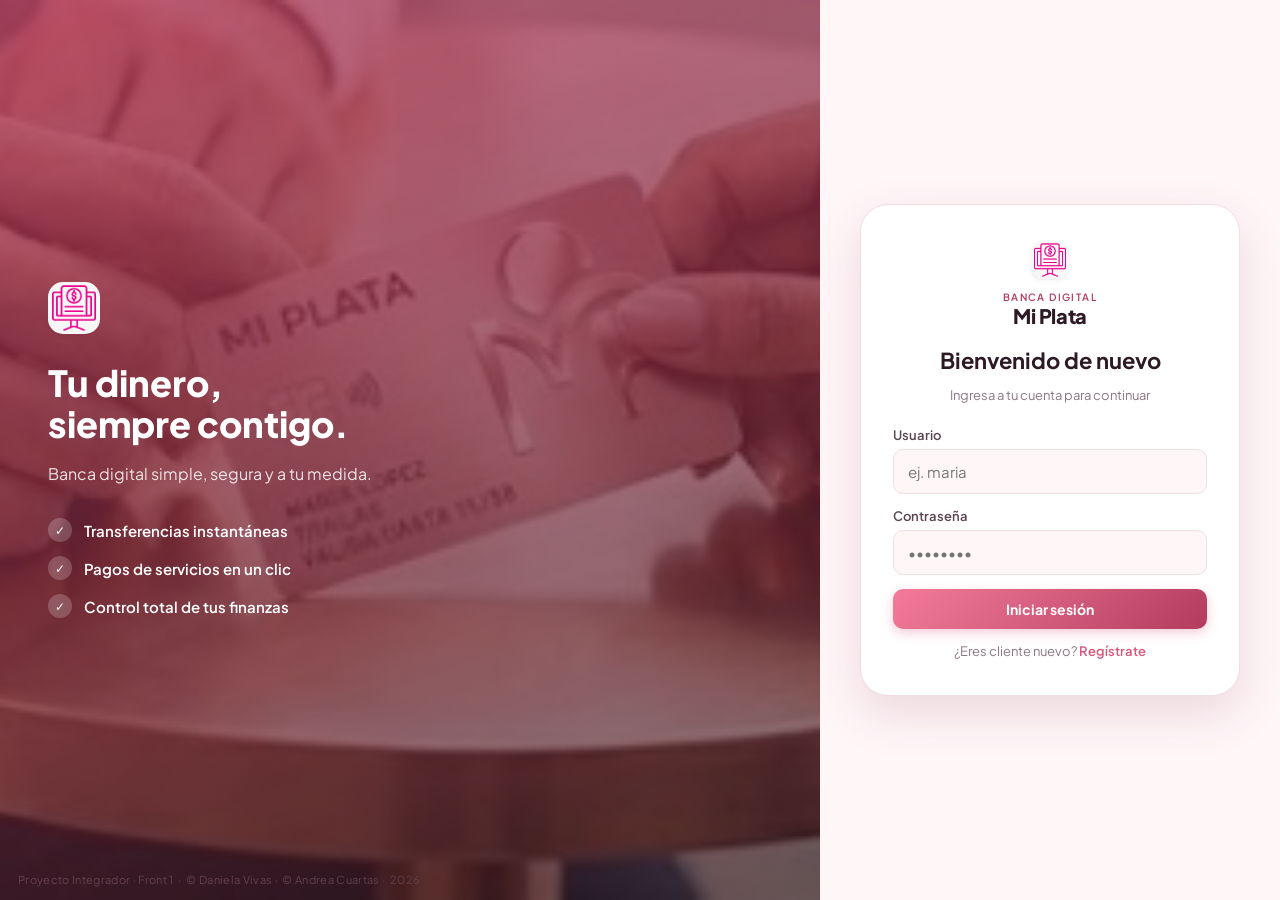
<file: index.html>
<!DOCTYPE html>
<html lang="es">
<head>
  <meta charset="UTF-8" />
  <meta name="viewport" content="width=device-width, initial-scale=1.0" />
  <title>Mi Plata · Panel del Cajero</title>
  <link rel="preconnect" href="https://fonts.googleapis.com" />
  <link rel="preconnect" href="https://fonts.gstatic.com" crossorigin />
  <link href="https://fonts.googleapis.com/css2?family=Plus+Jakarta+Sans:wght@400;500;600;700;800&display=swap" rel="stylesheet" />
  <link rel="icon" href="img/favicon.ico" type="image/x-icon" />
  <link rel="stylesheet" href="css/main.css" />
  <script>
    // Oculta el login ANTES del primer render si hay sesión activa en localStorage
    (function () {
      try {
        var d = JSON.parse(localStorage.getItem('miplata_v1') || 'null');
        if (d && d.usuarioActivo) document.documentElement.classList.add('sesion-activa');
      } catch (e) {}
    })();
  </script>
  <style>
    html.sesion-activa #login { display: none !important; }
  </style>
</head>
<body>

<!-- ============================================================
     LOGIN
     ============================================================ -->
<div id="login" class="login-screen">

  <!-- Panel promocional (solo desktop) -->
  <div class="login-promo">
    <div class="promo-slide" style="background-image:url('img/miplata_principio.jpg')"></div>
    <div class="promo-slide" style="background-image:url('img/miplata_marketing.jpg');animation-delay:-10s"></div>
    <div class="promo-slide" style="background-image:url('img/miplata_card.jpg');animation-delay:-5s"></div>
    <div class="promo-overlay"></div>
    <div class="promo-content">
      <div class="logo-mark" style="background:url('img/miplatalogo.jpeg') center/cover no-repeat, #fff;width:52px;height:52px;border-radius:15px;margin-bottom:28px"></div>
      <h2 class="promo-titulo">Tu dinero,<br>siempre contigo.</h2>
      <p class="promo-sub">Banca digital simple, segura y a tu medida.</p>
      <ul class="promo-lista">
        <li>Transferencias instantáneas</li>
        <li>Pagos de servicios en un clic</li>
        <li>Control total de tus finanzas</li>
      </ul>
    </div>
  </div>

  <!-- Formulario de login -->
  <div class="login-card-wrap">
    <div class="login-card" id="loginMainCard">
      <div class="logo">
        <div class="logo-mark" style="background:url('img/miplatalogo.jpeg') center/cover no-repeat, #fff;"></div>
        <div style="text-align:center">
          <small>Banca Digital</small>
          <div>Mi Plata</div>
        </div>
      </div>
      <h1>Bienvenido de nuevo</h1>
      <p class="sub">Ingresa a tu cuenta para continuar</p>

      <div id="intentos" class="intentos">⚠ Intento <span id="intentosNum">1</span> de 3</div>

      <form id="formLogin" autocomplete="off" novalidate>
        <div class="field">
          <label>Usuario</label>
          <input type="text" id="loginUser" placeholder="ej. maria" required />
        </div>
        <div class="field">
          <label>Contraseña</label>
          <input type="password" id="loginPass" placeholder="••••••••" required />
        </div>
        <button type="submit" class="btn btn-primary" style="width:100%;justify-content:center;">
          Iniciar sesión
        </button>
      </form>

      <div class="register-link">
        ¿Eres cliente nuevo? <button type="button" id="btnIrRegistro" class="link-btn">Regístrate</button>
      </div>
    </div>

    <!-- ── Tarjeta de registro (oculta por defecto) ── -->
    <div class="login-card hidden" id="registerCard">
      <div class="logo">
        <div class="logo-mark" style="background:url('img/miplatalogo.jpeg') center/cover no-repeat, #fff;"></div>
        <div style="text-align:center">
          <small>Banca Digital</small>
          <div>Mi Plata</div>
        </div>
      </div>
      <h1>Crear cuenta</h1>
      <p class="sub">Únete a Mi Plata en segundos</p>

      <form id="formRegistro" autocomplete="off" novalidate>
        <div class="field">
          <label>Nombre completo</label>
          <input type="text" id="regNombre" placeholder="ej. Ana García" required />
        </div>
        <div class="field">
          <label>Cédula de ciudadanía</label>
          <input type="text" id="regCedula" placeholder="ej. 12345678" required />
          <div class="field-hint">Con esta cédula podrán enviarte transferencias</div>
        </div>
        <div class="field-row">
          <div class="field">
            <label>Celular</label>
            <input type="tel" id="regCelular" placeholder="+57 300 000 0000" required />
          </div>
          <div class="field">
            <label>Usuario</label>
            <input type="text" id="regUsuario" placeholder="ej. ana.garcia" required />
          </div>
        </div>
        <div class="field-row">
          <div class="field">
            <label>Contraseña</label>
            <input type="password" id="regPass" placeholder="Mín. 4 caracteres" required />
          </div>
          <div class="field">
            <label>Confirmar</label>
            <input type="password" id="regPassConf" placeholder="Repetir clave" required />
          </div>
        </div>
        <button type="submit" class="btn btn-primary" style="width:100%;justify-content:center;">
          Crear cuenta
        </button>
      </form>

      <div class="register-link">
        ¿Ya tienes cuenta? <button type="button" id="btnIrLogin" class="link-btn">Inicia sesión</button>
      </div>
    </div>
  </div>


</div>

<!-- Marca de agua: rincón inferior izquierdo de la pantalla de login -->
<p id="loginWatermark" class="login-watermark">
  Proyecto Integrador · Front 1 &nbsp;·&nbsp; &copy; Daniela Vivas · &nbsp;&copy; Andrea Cuartas · &nbsp;2026
</p>

<!-- ============================================================
     APP SHELL
     ============================================================ -->
<div id="app" class="shell hidden">

  <!-- ── Sidebar ─────────────────────────────────────────────────────── -->
  <aside class="sidebar" id="sidebar">
    <div class="logo">
      <div class="logo-mark" style="background:url('img/miplatalogo.jpeg') center/cover no-repeat, #fff;"></div>
      <div>
        <small>Banca Digital</small>
        <div>Mi Plata</div>
      </div>
    </div>

    <div class="nav-section-title">Inicio</div>
    <button class="side-btn active" data-action="inicio">
      <svg viewBox="0 0 24 24" fill="none" stroke-width="2" stroke-linecap="round" stroke-linejoin="round"><path d="M3 9l9-7 9 7v11a2 2 0 0 1-2 2h-4a2 2 0 0 1-2-2v-5h-2v5a2 2 0 0 1-2 2H5a2 2 0 0 1-2-2z"/></svg>
      Dashboard
    </button>
    <button class="side-btn" data-action="perfil">
      <svg viewBox="0 0 24 24" fill="none" stroke-width="2" stroke-linecap="round" stroke-linejoin="round"><path d="M20 21v-2a4 4 0 0 0-4-4H8a4 4 0 0 0-4 4v2"/><circle cx="12" cy="7" r="4"/></svg>
      Mi perfil
    </button>

    <div class="nav-section-title">Transacciones</div>
    <button class="side-btn" data-action="consignar">
      <svg viewBox="0 0 24 24" fill="none" stroke-width="2" stroke-linecap="round" stroke-linejoin="round"><line x1="12" y1="5" x2="12" y2="19"/><line x1="5" y1="12" x2="19" y2="12"/></svg>
      Consignar
    </button>
    <button class="side-btn" data-action="retirar">
      <svg viewBox="0 0 24 24" fill="none" stroke-width="2" stroke-linecap="round" stroke-linejoin="round"><line x1="5" y1="12" x2="19" y2="12"/></svg>
      Retirar
    </button>
    <button class="side-btn" data-action="transferir">
      <svg viewBox="0 0 24 24" fill="none" stroke-width="2" stroke-linecap="round" stroke-linejoin="round"><polyline points="17 1 21 5 17 9"/><path d="M3 11V9a4 4 0 0 1 4-4h14"/><polyline points="7 23 3 19 7 15"/><path d="M21 13v2a4 4 0 0 1-4 4H3"/></svg>
      Transferir
    </button>
    <button class="side-btn" data-action="consultar">
      <svg viewBox="0 0 24 24" fill="none" stroke-width="2" stroke-linecap="round" stroke-linejoin="round"><circle cx="12" cy="12" r="10"/><path d="M12 6v6l4 2"/></svg>
      Consultar saldo
    </button>

    <div class="nav-section-title">Servicios</div>
    <button class="side-btn" data-action="servicios">
      <svg viewBox="0 0 24 24" fill="none" stroke-width="2" stroke-linecap="round" stroke-linejoin="round"><path d="M3 12h2l3-9 6 18 3-9h4"/></svg>
      Pagar servicios
    </button>
    <button class="side-btn" data-action="recargas">
      <svg viewBox="0 0 24 24" fill="none" stroke-width="2" stroke-linecap="round" stroke-linejoin="round"><rect x="5" y="2" width="14" height="20" rx="2"/><line x1="12" y1="18" x2="12.01" y2="18"/></svg>
      Recargas
    </button>
    <button class="side-btn" data-action="tienda">
      <svg viewBox="0 0 24 24" fill="none" stroke-width="2" stroke-linecap="round" stroke-linejoin="round"><rect x="2" y="5" width="20" height="14" rx="2"/><line x1="2" y1="10" x2="22" y2="10"/></svg>
      Comprar a cuotas
    </button>

    <div class="nav-section-title">Documentos</div>
    <button class="side-btn" data-action="movimientos">
      <svg viewBox="0 0 24 24" fill="none" stroke-width="2" stroke-linecap="round" stroke-linejoin="round"><line x1="8" y1="6" x2="21" y2="6"/><line x1="8" y1="12" x2="21" y2="12"/><line x1="8" y1="18" x2="21" y2="18"/><line x1="3" y1="6" x2="3.01" y2="6"/><line x1="3" y1="12" x2="3.01" y2="12"/><line x1="3" y1="18" x2="3.01" y2="18"/></svg>
      Movimientos
    </button>
    <button class="side-btn" data-action="extractos">
      <svg viewBox="0 0 24 24" fill="none" stroke-width="2" stroke-linecap="round" stroke-linejoin="round"><path d="M14 2H6a2 2 0 0 0-2 2v16a2 2 0 0 0 2 2h12a2 2 0 0 0 2-2V8z"/><polyline points="14 2 14 8 20 8"/><line x1="9" y1="13" x2="15" y2="13"/><line x1="9" y1="17" x2="15" y2="17"/></svg>
      Extractos
    </button>
    <button class="side-btn" data-action="certificados">
      <svg viewBox="0 0 24 24" fill="none" stroke-width="2" stroke-linecap="round" stroke-linejoin="round"><circle cx="12" cy="8" r="6"/><path d="M15.477 12.89L17 22l-5-3-5 3 1.523-9.11"/></svg>
      Certificados
    </button>

    <div class="sidebar-spacer"></div>

    <div class="side-user">
      <div class="avatar" id="avatarSide">M</div>
      <div class="side-user-info">
        <div class="nombre" id="userNombre">María López</div>
        <div class="doc" id="userDoc">CC 1234</div>
      </div>
    </div>
  </aside>

  <!-- ── Main ──────────────────────────────────────────────────────────── -->
  <main class="main">

    <!-- Top bar -->
    <div class="topbar">
      <button class="top-btn menu-toggle" id="btnMenu" title="Menú">
        <svg viewBox="0 0 24 24" fill="none" stroke-width="2" stroke-linecap="round" stroke-linejoin="round"><line x1="3" y1="6" x2="21" y2="6"/><line x1="3" y1="12" x2="21" y2="12"/><line x1="3" y1="18" x2="21" y2="18"/></svg>
      </button>
      <h1 id="pageTitle">Inicio<small id="pageSub">Resumen de tus cuentas</small></h1>

      <button class="top-btn" data-action="perfil" title="Perfil">
        <svg viewBox="0 0 24 24" fill="none" stroke-width="2" stroke-linecap="round" stroke-linejoin="round"><path d="M20 21v-2a4 4 0 0 0-4-4H8a4 4 0 0 0-4 4v2"/><circle cx="12" cy="7" r="4"/></svg>
      </button>

      <!-- Notificaciones -->
      <div class="dropdown" id="notifDropdown">
        <button class="top-btn" id="btnNotif" title="Notificaciones">
          <svg viewBox="0 0 24 24" fill="none" stroke-width="2" stroke-linecap="round" stroke-linejoin="round"><path d="M18 8A6 6 0 0 0 6 8c0 7-3 9-3 9h18s-3-2-3-9"/><path d="M13.73 21a2 2 0 0 1-3.46 0"/></svg>
          <div class="dot"></div>
        </button>
        <div class="dropdown-menu" style="min-width:300px">
          <div style="padding:8px 12px;font-weight:700;font-size:13px">Notificaciones</div>
          <div class="dropdown-divider"></div>
          <div class="notif-item">
            <div class="notif-title">Consignación recibida</div>
            <div class="notif-text">Recibiste $500.000 de Pago de nómina en Cuenta de Ahorros.</div>
            <div class="notif-time">Hace 2 días</div>
          </div>
          <div class="notif-item">
            <div class="notif-title">Pago de tarjeta próximo</div>
            <div class="notif-text">Recuerda pagar tu tarjeta antes del 25 del mes.</div>
            <div class="notif-time">Hace 5 días</div>
          </div>
          <div class="notif-item">
            <div class="notif-title">Tasa de interés actualizada</div>
            <div class="notif-text">Tu cuenta de ahorros ahora genera 1.5% mensual.</div>
            <div class="notif-time">Hace 1 semana</div>
          </div>
        </div>
      </div>

      <!-- Atajos rápidos -->
      <div class="dropdown" id="atajosDropdown">
        <button class="top-btn" id="btnAtajos" title="Atajos rápidos">
          <svg viewBox="0 0 24 24" fill="none" stroke-width="2" stroke-linecap="round" stroke-linejoin="round"><polyline points="13 2 3 14 12 14 11 22 21 10 12 10 13 2"/></svg>
        </button>
        <div class="dropdown-menu">
          <div style="padding:8px 12px;font-weight:700;font-size:13px">Atajos rápidos</div>
          <div class="dropdown-divider"></div>
          <button class="dropdown-item" data-action="consignar"><span class="icon">＋</span><span>Consignar a Ahorros</span></button>
          <button class="dropdown-item" data-action="transferir"><span class="icon">↻</span><span>Transferir entre cuentas</span></button>
          <button class="dropdown-item" data-action="servicios"><span class="icon">⚡</span><span>Pagar servicios</span></button>
          <div class="dropdown-divider"></div>
          <button class="dropdown-item" data-action="cambiarPass"><span class="icon">🔒</span><span>Cambiar contraseña</span></button>
          <button class="dropdown-item" id="btnLogout"><span class="icon">⏻</span><span>Cerrar sesión</span></button>
        </div>
      </div>
    </div><!-- /topbar -->

    <!-- ====================================================
         Vista: Dashboard
         ==================================================== -->
    <div id="viewDashboard" class="view">
      <div class="row-2">
        <!-- Tarjeta -->
        <div>
          <div class="saldo-card">
            <div class="card-top">
              <div class="saldo-tipo-tabs" id="cuentaTabs"></div>
              <div class="card-brand">
                <div class="b-name">Mi Plata</div>
                <div class="b-sub">Banca Digital</div>
              </div>
            </div>

            <div class="card-chip-row">
              <div class="card-chip"></div>
              <div class="card-wave">
                <svg viewBox="0 0 24 24" fill="none" stroke="currentColor" stroke-width="2" stroke-linecap="round">
                  <path d="M8.5 8.5a5 5 0 0 1 0 7"/>
                  <path d="M11.5 5.5a9 9 0 0 1 0 13"/>
                  <path d="M14.5 2.5a13 13 0 0 1 0 19"/>
                </svg>
              </div>
              <button class="toggle-eye" id="toggleEye" title="Mostrar/ocultar saldo" style="margin-left:auto">
                <svg viewBox="0 0 24 24" fill="none" stroke-width="2" stroke-linecap="round" stroke-linejoin="round" style="width:14px;height:14px;stroke:#fff">
                  <path d="M1 12s4-8 11-8 11 8 11 8-4 8-11 8-11-8-11-8z"/>
                  <circle cx="12" cy="12" r="3"/>
                </svg>
              </button>
            </div>

            <div class="saldo-label" id="saldoLabel">Saldo disponible</div>
            <div class="saldo-amount">
              <span class="currency">COP</span>
              <span id="saldoMonto">$0</span>
            </div>

            <div class="card-number" id="cardNumber">
              <span>••••</span><span>••••</span><span>••••</span><span>2210</span>
            </div>

            <div class="card-bottom">
              <div>
                <div class="card-meta-label">Titular</div>
                <div class="card-meta-val" id="cardTitular">María López</div>
              </div>
              <div>
                <div class="card-meta-label">Válida hasta</div>
                <div class="card-meta-val" id="cardExpira">12/28</div>
              </div>
              <div class="card-network" title="Mi Plata">
                <div class="card-network-dot"></div>
                <div class="card-network-dot"></div>
              </div>
            </div>
          </div>

          <div class="stats">
            <div class="stat">
              <div class="label">Ingresos del mes</div>
              <div class="val" id="statIngresos">$0</div>
              <div class="delta up">▲ Movimientos entrantes</div>
            </div>
            <div class="stat">
              <div class="label">Gastos del mes</div>
              <div class="val" id="statGastos">$0</div>
              <div class="delta down">▼ Salidas + transferencias</div>
            </div>
            <div class="stat">
              <div class="label">Movimientos</div>
              <div class="val" id="statCount">0</div>
              <div class="delta">Total registrados</div>
            </div>
          </div>
        </div>

        <!-- Movimientos recientes -->
        <div>
          <div class="panel">
            <div class="panel-titulo">
              <h3>Movimientos recientes</h3>
              <a id="verTodos">Ver todos →</a>
            </div>
            <div id="listaMovs"></div>
          </div>
        </div>
      </div>
    </div><!-- /viewDashboard -->

    <!-- ====================================================
         Vista: Perfil  (página completa)
         ==================================================== -->
    <div id="viewPerfil" class="view hidden">
      <button class="back-btn" data-action="inicio">
        <svg width="14" height="14" viewBox="0 0 24 24" fill="none" stroke="currentColor" stroke-width="2" stroke-linecap="round" stroke-linejoin="round"><line x1="19" y1="12" x2="5" y2="12"/><polyline points="12 19 5 12 12 5"/></svg>
        Volver al dashboard
      </button>

      <div class="perfil-page">
        <!-- Foto + identidad -->
        <div class="perfil-photo-card">
          <div class="perfil-photo-wrap" id="perfilPhotoWrap">
            <span id="perfilPhotoIniciales">M</span>
            <div class="overlay">Cambiar foto</div>
          </div>
          <input type="file" id="perfilPhotoInput" accept="image/*" hidden />
          <div class="perfil-name" id="perfilNombreCard">María López</div>
          <div class="perfil-doc" id="perfilDocCard">CC 1234</div>
          <div class="perfil-photo-actions">
            <button class="btn btn-ghost" id="btnSubirFoto">📷 Subir foto</button>
            <button class="btn btn-ghost" id="btnQuitarFoto">Quitar</button>
          </div>
        </div>

        <!-- Datos + cambio de clave -->
        <div>
          <div class="perfil-section">
            <h3>Datos personales</h3>
            <div class="desc">Actualiza la información de tu cuenta. Estos datos aparecen en tus comprobantes.</div>
            <div class="field-row">
              <div class="field"><label>Nombre completo</label><input id="pfNombre" /></div>
              <div class="field"><label>Identificación (CC)</label><input id="pfId" /></div>
            </div>
            <div class="field-row">
              <div class="field"><label>Celular</label><input id="pfCel" /></div>
              <div class="field"><label>Correo electrónico</label><input id="pfMail" type="email" placeholder="tu@correo.com" /></div>
            </div>
            <div class="field-row">
              <div class="field"><label>Usuario</label><input id="pfUser" /></div>
              <div class="field"><label>Dirección</label><input id="pfDir" placeholder="Calle 1 # 2-3" /></div>
            </div>
            <div style="display:flex;gap:10px;justify-content:flex-end;margin-top:8px">
              <button class="btn btn-ghost" id="btnRevertirPerfil">Cancelar cambios</button>
              <button class="btn btn-primary" id="btnGuardarPerfil">💾 Guardar cambios</button>
            </div>
          </div>

          <div class="perfil-section">
            <h3>Cambiar contraseña</h3>
            <div class="desc">Por seguridad, confirma tu clave actual antes de elegir una nueva.</div>
            <div class="field"><label>Clave actual</label><input type="password" id="pfPassActual" /></div>
            <div class="field-row">
              <div class="field"><label>Nueva clave</label><input type="password" id="pfPassNueva" /></div>
              <div class="field"><label>Confirmar nueva clave</label><input type="password" id="pfPassConfirma" /></div>
            </div>
            <div style="display:flex;gap:10px;justify-content:flex-end">
              <button class="btn btn-primary" id="btnCambiarPass">🔒 Actualizar contraseña</button>
            </div>
          </div>

          <div class="perfil-section">
            <h3>Mis productos</h3>
            <div class="desc">Activa productos financieros adicionales para tu cuenta.</div>
            <div id="listaProductos"></div>
          </div>
        </div>
      </div>
    </div><!-- /viewPerfil -->

    <!-- ====================================================
         Vista: Movimientos  (página completa)
         ==================================================== -->
    <div id="viewMovimientos" class="view hidden">
      <button class="back-btn" data-action="inicio">
        <svg width="14" height="14" viewBox="0 0 24 24" fill="none" stroke="currentColor" stroke-width="2" stroke-linecap="round" stroke-linejoin="round"><line x1="19" y1="12" x2="5" y2="12"/><polyline points="12 19 5 12 12 5"/></svg>
        Volver al dashboard
      </button>

      <div class="panel">
        <div class="panel-titulo">
          <h3>Historial de movimientos</h3>
          <span id="movPageCuenta" style="font-size:13px;color:var(--tinta-3)"></span>
        </div>

        <!-- Selector de cuenta -->
        <div class="extracto-tabs" id="movPageTabs"></div>

        <!-- Lista completa -->
        <div id="movPageLista"></div>

        <div style="margin-top:14px;padding-top:14px;border-top:1px solid var(--linea);
                    font-size:12px;color:var(--tinta-3);text-align:center;">
          💡 Toca cualquier movimiento para ver el comprobante
        </div>

        <div style="display:flex;justify-content:flex-end;margin-top:14px">
          <button class="btn btn-primary" data-action="extractos">Ver extractos →</button>
        </div>
      </div>
    </div><!-- /viewMovimientos -->

    <!-- ====================================================
         Vista: Extractos  (página completa)
         ==================================================== -->
    <div id="viewExtractos" class="view hidden">
      <button class="back-btn" data-action="inicio">
        <svg width="14" height="14" viewBox="0 0 24 24" fill="none" stroke="currentColor" stroke-width="2" stroke-linecap="round" stroke-linejoin="round"><line x1="19" y1="12" x2="5" y2="12"/><polyline points="12 19 5 12 12 5"/></svg>
        Volver al dashboard
      </button>

      <div class="panel">
        <div class="panel-titulo">
          <h3>Extractos</h3>
          <button class="btn btn-primary" id="btnDescExtractoPage" style="padding:8px 14px;font-size:13px">
            ⬇ Descargar extracto
          </button>
        </div>

        <!-- Filtros -->
        <div class="extracto-tabs" id="extractoTabsPage">
          <button class="extracto-tab active" data-f="todos">Todos</button>
          <button class="extracto-tab" data-f="consignacion">Consignaciones</button>
          <button class="extracto-tab" data-f="retiro">Retiros</button>
          <button class="extracto-tab" data-f="transferencia">Transferencias</button>
          <button class="extracto-tab" data-f="servicio">Servicios</button>
          <button class="extracto-tab" data-f="compra">Compras</button>
        </div>

        <!-- Lista filtrada -->
        <div id="extractoListaPage"></div>

        <div style="margin-top:14px;padding-top:14px;border-top:1px solid var(--linea);
                    font-size:12px;color:var(--tinta-3);text-align:center;">
          💡 Toca cualquier movimiento para ver el comprobante y descargarlo
        </div>
      </div>
    </div><!-- /viewExtractos -->

    <!-- ====================================================
         Vista: Certificados  (página completa)
         ==================================================== -->
    <div id="viewCertificados" class="view hidden">
      <button class="back-btn" data-action="inicio">
        <svg width="14" height="14" viewBox="0 0 24 24" fill="none" stroke="currentColor" stroke-width="2" stroke-linecap="round" stroke-linejoin="round"><line x1="19" y1="12" x2="5" y2="12"/><polyline points="12 19 5 12 12 5"/></svg>
        Volver al dashboard
      </button>
      <div id="certContenido"></div>
    </div><!-- /viewCertificados -->

    <!-- ====================================================
         Vista: Tienda — Comprar a cuotas
         ==================================================== -->
    <div id="viewTienda" class="view hidden">
      <button class="back-btn" data-action="inicio">
        <svg width="14" height="14" viewBox="0 0 24 24" fill="none" stroke="currentColor" stroke-width="2" stroke-linecap="round" stroke-linejoin="round"><line x1="19" y1="12" x2="5" y2="12"/><polyline points="12 19 5 12 12 5"/></svg>
        Volver al dashboard
      </button>
      <div id="tiendaContenido"></div>
    </div><!-- /viewTienda -->

  </main>
</div><!-- /app -->

<!-- Modal genérico -->
<div id="modal" class="modal-backdrop">
  <div class="modal" id="modalBox">
    <div class="modal-header">
      <div>
        <h2 id="modalTitulo">Título</h2>
        <p id="modalSub"></p>
      </div>
      <button class="modal-close" id="modalClose">
        <svg width="14" height="14" viewBox="0 0 24 24" fill="none" stroke="currentColor" stroke-width="2.5" stroke-linecap="round">
          <line x1="18" y1="6" x2="6" y2="18"/><line x1="6" y1="6" x2="18" y2="18"/>
        </svg>
      </button>
    </div>
    <div class="modal-body" id="modalBody"></div>
    <div class="modal-footer" id="modalFooter"></div>
  </div>
</div>

<!-- Recibo printable (oculto, solo para imprimir) -->
<div id="reciboPrintable" style="display:none"></div>

<!-- Toast container -->
<div id="toastWrap" class="toast-wrap"></div>

<!-- Módulo principal — usa ES6 modules (requiere servidor: Live Server / http) -->
<script type="module" src="js/app.js"></script>
</body>
</html>
</file>
<file: css/main.css>
/* ── Tokens: Rosado Pastel ─────────────────────────────────────────────── */
:root {
  --rosa-50:  #FFF6F8;
  --rosa-100: #FFEAF0;
  --rosa-200: #FFD6E0;
  --rosa-300: #FFBCCC;
  --rosa-400: #FF9FB5;
  --rosa-500: #F47C9A;
  --rosa-600: #D9577A;
  --rosa-700: #B33B5E;
  --rosa-800: #7A2640;

  --crema:    #FFFBF7;
  --tinta:    #2D1A24;
  --tinta-2:  #5A4451;
  --tinta-3:  #8C7884;
  --linea:    #F2DDE4;

  --verde:    #2BB07A;
  --verde-bg: #E6F7EF;
  --rojo:     #D94A5A;
  --rojo-bg:  #FCE4E7;
  --ambar:    #C98A14;
  --ambar-bg: #FFF3D6;
  --azul:     #4A6CD9;
  --azul-bg:  #E7ECFC;

  --sombra-sm: 0 1px 2px rgba(122,38,64,.06), 0 2px 6px rgba(122,38,64,.04);
  --sombra-md: 0 4px 14px rgba(122,38,64,.08), 0 12px 28px rgba(122,38,64,.06);
  --sombra-lg: 0 18px 48px rgba(122,38,64,.14);

  --r-sm: 10px;
  --r-md: 16px;
  --r-lg: 22px;
  --r-xl: 28px;
}

* { box-sizing: border-box; }
html, body { margin: 0; padding: 0; }
body {
  font-family: 'Plus Jakarta Sans', system-ui, -apple-system, sans-serif;
  background:
    radial-gradient(1200px 600px at 10% -10%, var(--rosa-200) 0%, transparent 60%),
    radial-gradient(900px 500px at 110% 10%, var(--rosa-100) 0%, transparent 55%),
    var(--rosa-50);
  color: var(--tinta);
  min-height: 100vh;
  -webkit-font-smoothing: antialiased;
}
button { font-family: inherit; cursor: pointer; }
input, select, textarea { font-family: inherit; }

/* ── Layout: sidebar + main ────────────────────────────────────────────── */
.shell {
  display: grid;
  grid-template-columns: 250px 1fr;
  min-height: 100vh;
}
@media (max-width: 880px) {
  .shell { grid-template-columns: 1fr; }
  .sidebar { display: none; }
  .sidebar.open { display: flex; position: fixed; inset: 0 30% 0 0; z-index: 90; box-shadow: var(--sombra-lg); }
}

/* ── Sidebar ────────────────────────────────────────────────────────────── */
.sidebar {
  background: #fff;
  border-right: 1px solid var(--linea);
  display: flex; flex-direction: column;
  padding: 22px 14px;
  position: sticky; top: 0; height: 100vh;
  overflow-y: auto;
}
.logo {
  display: flex; align-items: center; gap: 12px;
  font-weight: 800; font-size: 20px; letter-spacing: -.02em;
  color: var(--tinta);
  padding: 0 8px 22px;
  margin-bottom: 14px;
  border-bottom: 1px solid var(--linea);
}
.logo-mark {
  width: 38px; height: 38px; border-radius: 11px;
  background: linear-gradient(135deg, var(--rosa-400), var(--rosa-600));
  display: grid; place-items: center;
  color: #fff; font-weight: 800; font-size: 17px;
  box-shadow: var(--sombra-sm);
}
.logo small { color: var(--rosa-700); font-weight: 600; font-size: 10px; letter-spacing: .14em; text-transform: uppercase; display: block; }

.nav-section-title {
  font-size: 10px; font-weight: 700;
  color: var(--tinta-3); text-transform: uppercase; letter-spacing: .14em;
  padding: 14px 12px 6px;
}
.side-btn {
  display: flex; align-items: center; gap: 12px;
  width: 100%;
  background: transparent; border: 0;
  padding: 11px 12px;
  border-radius: var(--r-sm);
  font-size: 14px; font-weight: 600;
  color: var(--tinta-2);
  transition: all .14s ease;
  cursor: pointer;
  text-align: left;
  margin-bottom: 2px;
}
.side-btn:hover { background: var(--rosa-50); color: var(--rosa-700); }
.side-btn:active { transform: scale(.98); }
.side-btn.active {
  background: linear-gradient(135deg, var(--rosa-100), var(--rosa-200));
  color: var(--rosa-700);
}
.side-btn svg { width: 18px; height: 18px; stroke: currentColor; flex-shrink: 0; }
.side-btn .badge {
  margin-left: auto;
  background: var(--rosa-500); color: #fff;
  font-size: 10px; font-weight: 700;
  padding: 2px 7px; border-radius: 999px;
}

.sidebar-spacer { flex: 1; }
.side-user {
  border-top: 1px solid var(--linea);
  padding-top: 12px; margin-top: 8px;
  display: flex; align-items: center; gap: 10px;
  padding-left: 8px;
}
.avatar {
  width: 38px; height: 38px; border-radius: 999px;
  background: linear-gradient(135deg, var(--rosa-300), var(--rosa-500));
  color: #fff; display: grid; place-items: center;
  font-weight: 700; font-size: 14px; flex-shrink: 0;
  overflow: hidden;
}
.side-user-info { flex: 1; min-width: 0; }
.side-user-info .nombre { font-size: 13px; font-weight: 700; }
.side-user-info .doc { font-size: 11px; color: var(--tinta-3); }

/* ── Main ───────────────────────────────────────────────────────────────── */
.main {
  padding: 22px 28px 60px;
  max-width: 1200px;
  width: 100%;
  overflow-x: hidden;
}
@media (max-width: 600px) { .main { padding: 16px 16px 60px; } }

/* Top bar */
.topbar {
  display: flex; align-items: center; gap: 10px;
  margin-bottom: 22px;
}
.topbar h1 {
  margin: 0; font-size: 22px; font-weight: 800;
  letter-spacing: -.02em;
  flex: 1;
}
.topbar h1 small { display: block; font-size: 12px; color: var(--tinta-3); font-weight: 500; margin-top: 2px; }
.top-btn {
  background: #fff;
  border: 1px solid var(--linea);
  width: 40px; height: 40px;
  border-radius: 12px;
  display: grid; place-items: center;
  box-shadow: var(--sombra-sm);
  transition: all .14s ease;
  color: var(--tinta-2);
  position: relative;
}
.top-btn:hover { background: var(--rosa-50); border-color: var(--rosa-300); color: var(--rosa-700); }
.top-btn svg { width: 17px; height: 17px; stroke: currentColor; }
.top-btn .dot {
  position: absolute; top: 8px; right: 8px;
  width: 8px; height: 8px; border-radius: 999px;
  background: var(--rosa-500); border: 2px solid #fff;
}

.menu-toggle { display: none; }
@media (max-width: 880px) { .menu-toggle { display: grid; } }

/* ── Tarjeta de saldo ───────────────────────────────────────────────────── */
.saldo-card {
  background:
    radial-gradient(120% 80% at 100% 0%, rgba(255,255,255,.22) 0%, transparent 55%),
    radial-gradient(80% 60% at 0% 100%, rgba(0,0,0,.18) 0%, transparent 55%),
    linear-gradient(135deg, var(--rosa-400) 0%, var(--rosa-600) 50%, var(--rosa-800) 100%);
  color: #fff;
  border-radius: 20px;
  padding: 22px 24px;
  position: relative;
  overflow: hidden;
  box-shadow: var(--sombra-lg), inset 0 1px 0 rgba(255,255,255,.35), inset 0 -1px 0 rgba(0,0,0,.12);
  aspect-ratio: 1.586 / 1;
  max-width: 520px;
  display: flex; flex-direction: column;
}
.saldo-card::before {
  content: '';
  position: absolute; right: -30%; top: -40%;
  width: 110%; height: 130%;
  background: radial-gradient(circle, rgba(255,255,255,.14), transparent 60%);
  pointer-events: none;
}
.saldo-card::after {
  content: '';
  position: absolute; inset: 0;
  background: linear-gradient(115deg, transparent 40%, rgba(255,255,255,.08) 50%, transparent 60%);
  pointer-events: none;
}
.card-top {
  display: flex; align-items: flex-start; justify-content: space-between;
  gap: 12px; position: relative; z-index: 3;
}
.card-brand { text-align: right; font-weight: 800; line-height: 1; }
.card-brand .b-name { font-size: 16px; }
.card-brand .b-sub { font-size: 8px; opacity: .8; letter-spacing: .2em; text-transform: uppercase; margin-top: 4px; font-weight: 600; }
.card-chip-row {
  display: flex; align-items: center; gap: 14px;
  margin: 16px 0 4px; position: relative; z-index: 3;
}
.card-chip {
  width: 40px; height: 32px; border-radius: 6px;
  background: linear-gradient(135deg, #f5d28b 0%, #c9a24a 50%, #f5d28b 100%);
  position: relative;
  box-shadow: inset 0 0 0 1px rgba(0,0,0,.15);
}
.card-chip::before {
  content: ''; position: absolute; left: 8px; right: 8px; top: 9px;
  height: 1px; background: rgba(0,0,0,.25);
  box-shadow: 0 5px 0 rgba(0,0,0,.25), 0 10px 0 rgba(0,0,0,.25);
}
.card-wave { width: 20px; height: 20px; color: rgba(255,255,255,.85); }
.saldo-tipo-tabs {
  display: flex; gap: 4px;
  background: rgba(255,255,255,.18);
  padding: 3px; border-radius: 999px;
  width: fit-content;
  backdrop-filter: blur(8px);
  position: relative; z-index: 3;
}
.saldo-tab {
  background: transparent; border: 0; color: rgba(255,255,255,.85);
  padding: 5px 10px; border-radius: 999px;
  font-size: 11px; font-weight: 600;
  transition: all .2s ease;
}
.saldo-tab.active { background: #fff; color: var(--rosa-700); box-shadow: 0 4px 10px rgba(0,0,0,.08); }
.saldo-label { font-size: 10px; opacity: .85; margin: 0 0 3px; position: relative; z-index: 3; letter-spacing: .12em; text-transform: uppercase; font-weight: 600; }
.saldo-amount {
  font-size: 28px; font-weight: 800; letter-spacing: -.02em;
  position: relative; z-index: 3;
  display: flex; align-items: baseline; gap: 8px;
  margin-bottom: 4px;
}
.saldo-amount .currency { font-size: 13px; opacity: .8; font-weight: 600; }
.card-number {
  font-family: 'Plus Jakarta Sans', monospace;
  font-size: 18px; letter-spacing: .14em;
  font-weight: 700;
  margin-top: auto;
  text-shadow: 0 1px 1px rgba(0,0,0,.18);
  position: relative; z-index: 3;
  display: flex; gap: 10px;
}
.card-bottom {
  display: flex; justify-content: space-between; align-items: flex-end;
  margin-top: 10px; gap: 14px;
  position: relative; z-index: 3;
}
.card-meta-label { font-size: 8px; opacity: .75; letter-spacing: .18em; text-transform: uppercase; font-weight: 600; margin-bottom: 2px; }
.card-meta-val { font-size: 12px; font-weight: 700; letter-spacing: .04em; text-transform: uppercase; }
.card-network { display: flex; align-items: center; }
.card-network-dot {
  width: 22px; height: 22px; border-radius: 999px;
  background: rgba(255,255,255,.85);
  margin-left: -8px; box-shadow: 0 1px 3px rgba(0,0,0,.15);
}
.card-network-dot:first-child { margin-left: 0; background: rgba(255,255,255,.6); }
.toggle-eye {
  background: rgba(255,255,255,.2); border: 0; width: 28px; height: 28px;
  border-radius: 999px; color: #fff;
  display: grid; place-items: center;
  transition: all .15s ease; flex-shrink: 0;
}
.toggle-eye:hover { background: rgba(255,255,255,.32); }

/* ── Layout columnas ────────────────────────────────────────────────────── */
.row-2 {
  display: grid;
  grid-template-columns: minmax(0, 1.05fr) minmax(0, 1fr);
  gap: 22px;
  align-items: start;
}
@media (max-width: 880px) { .row-2 { grid-template-columns: 1fr; } }

/* ── Stats ──────────────────────────────────────────────────────────────── */
.stats {
  display: grid;
  grid-template-columns: repeat(3, 1fr);
  gap: 12px;
  margin-top: 18px;
}
@media (max-width: 600px) { .stats { grid-template-columns: 1fr 1fr; } }
.stat {
  background: #fff; border: 1px solid var(--linea);
  border-radius: var(--r-md); padding: 14px;
  box-shadow: var(--sombra-sm);
}
.stat .label { font-size: 11px; color: var(--tinta-3); font-weight: 600; text-transform: uppercase; letter-spacing: .08em; }
.stat .val { font-size: 20px; font-weight: 800; margin-top: 4px; letter-spacing: -.01em; }
.stat .delta { font-size: 11px; font-weight: 600; margin-top: 2px; }
.stat .delta.up { color: var(--verde); }
.stat .delta.down { color: var(--rojo); }

/* ── Panel ──────────────────────────────────────────────────────────────── */
.panel {
  background: #fff;
  border: 1px solid var(--linea);
  border-radius: var(--r-lg);
  padding: 20px;
  box-shadow: var(--sombra-sm);
}
.panel-titulo {
  display: flex; align-items: center; justify-content: space-between;
  margin-bottom: 14px; gap: 8px;
}
.panel-titulo h3 { margin: 0; font-size: 15px; font-weight: 700; }
.panel-titulo a { color: var(--rosa-700); font-size: 12px; font-weight: 600; text-decoration: none; cursor: pointer; }
.panel-titulo a:hover { text-decoration: underline; }

/* ── Movimientos ────────────────────────────────────────────────────────── */
.movimiento {
  display: flex; align-items: center; gap: 12px;
  padding: 11px 0; border-bottom: 1px solid var(--linea);
  cursor: pointer;
  transition: background .12s ease;
  margin: 0 -8px; padding-left: 8px; padding-right: 8px;
  border-radius: 8px;
}
.movimiento:hover { background: var(--rosa-50); }
.movimiento:last-child { border-bottom: 0; }
.mov-icon {
  width: 36px; height: 36px; border-radius: 10px;
  display: grid; place-items: center; flex-shrink: 0;
}
.mov-icon.consig   { background: var(--verde-bg);  color: var(--verde); }
.mov-icon.retiro   { background: var(--rojo-bg);   color: var(--rojo); }
.mov-icon.transf   { background: var(--rosa-100);  color: var(--rosa-700); }
.mov-icon.servicio { background: var(--azul-bg);   color: var(--azul); }
.mov-icon.recarga  { background: var(--ambar-bg);  color: var(--ambar); }
.mov-icon.compra   { background: var(--rosa-100);  color: var(--rosa-700); }
.mov-icon svg { width: 16px; height: 16px; stroke: currentColor; }
.mov-info { flex: 1; min-width: 0; }
.mov-tipo { font-weight: 600; font-size: 14px; }
.mov-fecha { font-size: 11px; color: var(--tinta-3); margin-top: 1px; }
.mov-valor { font-weight: 700; font-size: 14px; white-space: nowrap; }
.mov-valor.in  { color: var(--verde); }
.mov-valor.out { color: var(--rojo); }
.mov-empty { text-align: center; color: var(--tinta-3); padding: 30px 0; font-size: 13px; }

/* ── Modal ──────────────────────────────────────────────────────────────── */
.modal-backdrop {
  position: fixed; inset: 0;
  background: rgba(45,26,36,.35);
  backdrop-filter: blur(6px);
  display: none; align-items: center; justify-content: center;
  z-index: 100; padding: 20px;
  animation: fade .2s ease;
}
.modal-backdrop.show { display: flex; }
@keyframes fade { from { opacity: 0; } to { opacity: 1; } }
@keyframes pop  { from { transform: scale(.96) translateY(8px); opacity: 0; } to { transform: scale(1) translateY(0); opacity: 1; } }
.modal {
  background: #fff;
  border-radius: var(--r-xl);
  width: 100%; max-width: 480px;
  box-shadow: var(--sombra-lg);
  animation: pop .25s cubic-bezier(.2,.9,.3,1.2);
  max-height: 90vh; overflow-y: auto;
}
.modal.wide { max-width: 640px; }
.modal-header {
  padding: 22px 24px 8px;
  display: flex; align-items: flex-start; justify-content: space-between; gap: 12px;
}
.modal-header h2 { margin: 0; font-size: 19px; font-weight: 700; letter-spacing: -.01em; }
.modal-header p  { margin: 4px 0 0; color: var(--tinta-3); font-size: 13px; }
.modal-close {
  background: var(--rosa-50); border: 0; width: 32px; height: 32px;
  border-radius: 999px;
  display: grid; place-items: center; flex-shrink: 0;
}
.modal-close:hover { background: var(--rosa-200); }
.modal-body   { padding: 18px 24px 24px; }
.modal-footer { padding: 0 24px 24px; display: flex; gap: 10px; justify-content: flex-end; flex-wrap: wrap; }

/* ── Formularios ────────────────────────────────────────────────────────── */
.field { margin-bottom: 14px; }
.field label {
  display: block; font-size: 13px; font-weight: 600;
  color: var(--tinta-2); margin-bottom: 6px;
}
.field input, .field select, .field textarea {
  width: 100%;
  background: var(--rosa-50);
  border: 1.5px solid var(--linea);
  padding: 12px 14px;
  border-radius: var(--r-sm);
  font-size: 15px; color: var(--tinta);
  transition: all .15s ease;
}
.field input:focus, .field select:focus, .field textarea:focus {
  outline: 0;
  border-color: var(--rosa-400);
  background: #fff;
  box-shadow: 0 0 0 4px var(--rosa-100);
}
.field-hint { font-size: 11px; color: var(--tinta-3); margin-top: 4px; }
.field-row  { display: grid; grid-template-columns: 1fr 1fr; gap: 12px; }

/* ── Botones ─────────────────────────────────────────────────────────────── */
.btn {
  border: 0; padding: 11px 18px;
  border-radius: var(--r-sm);
  font-weight: 700; font-size: 14px;
  transition: all .15s ease;
  display: inline-flex; align-items: center; gap: 8px;
}
.btn svg { width: 14px; height: 14px; stroke: currentColor; }
.btn-primary {
  background: linear-gradient(135deg, var(--rosa-500), var(--rosa-700));
  color: #fff;
  box-shadow: 0 4px 12px rgba(217,87,122,.3);
}
.btn-primary:hover { transform: translateY(-1px); box-shadow: 0 6px 16px rgba(217,87,122,.4); }
.btn-ghost   { background: var(--rosa-50);  color: var(--tinta-2); }
.btn-ghost:hover { background: var(--rosa-100); }
.btn-danger  { background: var(--rojo-bg); color: var(--rojo); }
.btn-danger:hover { background: var(--rojo); color: #fff; }

/* ── Toast ───────────────────────────────────────────────────────────────── */
.toast-wrap {
  position: fixed; top: 20px; right: 20px; z-index: 200;
  display: flex; flex-direction: column; gap: 10px;
}
.toast {
  background: #fff; border: 1px solid var(--linea);
  padding: 14px 18px; border-radius: var(--r-md);
  box-shadow: var(--sombra-md);
  display: flex; align-items: center; gap: 12px;
  min-width: 280px; max-width: 380px;
  animation: slideIn .3s cubic-bezier(.2,.9,.3,1.2);
  border-left: 4px solid var(--rosa-500);
}
.toast.success { border-left-color: var(--verde); }
.toast.error   { border-left-color: var(--rojo); }
.toast.warn    { border-left-color: var(--ambar); }
.toast-icon {
  width: 32px; height: 32px; border-radius: 999px;
  display: grid; place-items: center; flex-shrink: 0;
}
.toast.success .toast-icon { background: var(--verde-bg); color: var(--verde); }
.toast.error   .toast-icon { background: var(--rojo-bg);  color: var(--rojo); }
.toast.warn    .toast-icon { background: var(--ambar-bg); color: var(--ambar); }
.toast-icon svg { width: 16px; height: 16px; stroke: currentColor; }
.toast-text  { flex: 1; }
.toast-title { font-weight: 700; font-size: 14px; }
.toast-msg   { font-size: 12px; color: var(--tinta-3); margin-top: 2px; }
@keyframes slideIn  { from { transform: translateX(20px); opacity: 0; } to { transform: translateX(0); opacity: 1; } }
.toast.out { animation: slideOut .25s ease forwards; }
@keyframes slideOut { to { transform: translateX(20px); opacity: 0; } }

/* ── Login ───────────────────────────────────────────────────────────────── */
.login-screen {
  min-height: 100vh; display: flex;
  align-items: center; justify-content: center; padding: 24px;
}
.login-promo   { display: none; }
.login-card-wrap { width: 100%; max-width: 420px; }
.login-card {
  background: #fff; border-radius: var(--r-xl);
  padding: 36px 32px; width: 100%;
  box-shadow: var(--sombra-lg); border: 1px solid var(--linea);
}
.login-card .logo { margin: 0 auto 18px; justify-content: center; flex-direction: column; align-items: center; padding: 0; border: 0; }

/* Desktop: panel izquierdo promocional */
@media (min-width: 820px) {
  .login-screen    { padding: 0; align-items: stretch; }
  .login-promo     { display: block; flex: 1; position: relative; overflow: hidden; }
  .login-card-wrap {
    flex: 0 0 460px; max-width: 460px;
    display: flex; align-items: center; justify-content: center;
    padding: 48px 40px; background: var(--rosa-50);
  }
}

/* Slideshow de imágenes */
.promo-slide {
  position: absolute; inset: 0;
  background-size: cover; background-position: center;
  animation: promoFade 15s infinite;
}
@keyframes promoFade {
  0%, 28%    { opacity: 1; }
  33%, 95%   { opacity: 0; }
  100%       { opacity: 1; }
}
.promo-overlay {
  position: absolute; inset: 0; z-index: 1;
  background: linear-gradient(160deg, rgba(179,59,94,.78) 0%, rgba(45,26,36,.62) 100%);
}
.promo-content {
  position: relative; z-index: 2; color: #fff;
  padding: 52px 48px; height: 100%;
  display: flex; flex-direction: column; justify-content: center;
}
.promo-titulo { font-size: 36px; font-weight: 800; line-height: 1.15; margin: 0 0 16px; }
.promo-sub    { font-size: 16px; opacity: .85; margin: 0 0 32px; line-height: 1.6; }
.promo-lista  { list-style: none; padding: 0; margin: 0; display: flex; flex-direction: column; gap: 14px; }
.promo-lista li {
  font-size: 15px; font-weight: 600;
  display: flex; align-items: center; gap: 12px;
}
.promo-lista li::before {
  content: '✓'; flex-shrink: 0;
  width: 24px; height: 24px; border-radius: 50%;
  background: rgba(255,255,255,.2);
  display: grid; place-items: center; font-size: 12px;
}
.login-card h1 { margin: 0 0 4px; font-size: 22px; text-align: center; }
.login-card .sub { color: var(--tinta-3); font-size: 13px; text-align: center; margin-bottom: 24px; }
.intentos {
  background: var(--ambar-bg); color: var(--ambar);
  padding: 8px 12px; border-radius: var(--r-sm);
  font-size: 12px; font-weight: 600;
  text-align: center; margin-bottom: 14px; display: none;
}
.intentos.show { display: block; }
.login-hint {
  margin-top: 14px; padding-top: 14px; border-top: 1px solid var(--linea);
  text-align: center; font-size: 12px; color: var(--tinta-3);
}
.login-hint code { background: var(--rosa-100); color: var(--rosa-700); padding: 2px 6px; border-radius: 4px; font-size: 11px; }
.register-link {
  margin-top: 14px; text-align: center; font-size: 13px; color: var(--tinta-3);
}
.link-btn {
  background: none; border: none; color: var(--rosa-600);
  font-size: 13px; font-weight: 600; cursor: pointer; padding: 0;
}
.link-btn:hover { text-decoration: underline; }
/* ── Productos del perfil ────────────────────────────────────────────────── */
.producto-item {
  display: flex; align-items: center; justify-content: space-between;
  padding: 14px 16px; border-radius: var(--r-md);
  border: 1px solid var(--linea); margin-bottom: 10px;
  background: var(--rosa-50);
}
.producto-nombre { font-weight: 600; font-size: 14px; color: var(--tinta-1); }
.producto-sub    { font-size: 12px; color: var(--tinta-3); margin-top: 3px; }

.login-watermark {
  position: fixed; bottom: 14px; left: 18px;
  font-size: 11px; color: var(--tinta-3); letter-spacing: .03em;
  pointer-events: none; margin: 0;
  transition: left .3s, transform .3s;
}
body:has(#app:not(.hidden)) .login-watermark {
  left: 50%; transform: translateX(-50%);
}

.hidden { display: none !important; }

/* ── Grid de servicios ──────────────────────────────────────────────────── */
.servicios-grid {
  display: grid;
  grid-template-columns: repeat(3, 1fr);
  gap: 10px;
  margin-bottom: 14px;
}
@media (max-width: 480px) { .servicios-grid { grid-template-columns: repeat(2, 1fr); } }
.servicio-btn {
  background: var(--rosa-50); border: 1.5px solid transparent;
  border-radius: var(--r-md);
  padding: 14px 10px;
  text-align: center;
  transition: all .14s ease;
}
.servicio-btn:hover { border-color: var(--rosa-300); background: #fff; }
.servicio-btn.selected { border-color: var(--rosa-500); background: #fff; box-shadow: 0 0 0 3px var(--rosa-100); }
.servicio-emoji { font-size: 22px; margin-bottom: 4px; }
.servicio-nombre { font-size: 11px; font-weight: 700; color: var(--tinta-2); }

/* ── Selector de cuotas ─────────────────────────────────────────────────── */
.cuotas-grid { display: grid; grid-template-columns: repeat(6, 1fr); gap: 6px; }
.cuota-btn {
  background: var(--rosa-50); border: 1.5px solid transparent;
  border-radius: var(--r-sm);
  padding: 10px 4px;
  font-weight: 700; font-size: 14px;
  color: var(--tinta);
  transition: all .14s ease;
}
.cuota-btn:hover { border-color: var(--rosa-300); }
.cuota-btn.selected { border-color: var(--rosa-500); background: #fff; box-shadow: 0 0 0 3px var(--rosa-100); color: var(--rosa-700); }

.info-box {
  background: var(--rosa-50);
  border-left: 3px solid var(--rosa-400);
  padding: 12px 14px;
  border-radius: 8px;
  font-size: 13px;
  color: var(--tinta-2);
  line-height: 1.5;
}
.info-box.warn { background: var(--ambar-bg); color: var(--ambar); border-color: var(--ambar); }

/* ── Recibo / extracto ──────────────────────────────────────────────────── */
.recibo {
  background: #fff;
  border: 2px dashed var(--rosa-300);
  border-radius: var(--r-md);
  padding: 22px;
  font-family: 'Plus Jakarta Sans', monospace;
}
.recibo-header {
  text-align: center;
  padding-bottom: 14px;
  border-bottom: 1px dashed var(--linea);
  margin-bottom: 14px;
}
.recibo-header .marca {
  font-weight: 800; font-size: 18px;
  background: linear-gradient(135deg, var(--rosa-500), var(--rosa-700));
  -webkit-background-clip: text; background-clip: text; color: transparent;
  letter-spacing: -.01em;
}
.recibo-header .sub { font-size: 10px; color: var(--tinta-3); letter-spacing: .14em; text-transform: uppercase; margin-top: 2px; }
.recibo-tipo {
  text-align: center; margin: 12px 0;
  font-size: 13px; font-weight: 700;
  color: var(--rosa-700); text-transform: uppercase;
  letter-spacing: .12em;
}
.recibo-monto {
  text-align: center;
  font-size: 32px; font-weight: 800;
  letter-spacing: -.02em;
  margin: 10px 0 4px;
}
.recibo-monto.out { color: var(--rojo); }
.recibo-monto.in  { color: var(--verde); }
.recibo-fecha {
  text-align: center;
  font-size: 12px; color: var(--tinta-3);
  margin-bottom: 14px;
}
.recibo-divider { border-top: 1px dashed var(--linea); margin: 14px 0; }
.recibo-row {
  display: flex; justify-content: space-between; gap: 12px;
  font-size: 13px;
  padding: 6px 0;
}
.recibo-row .k { color: var(--tinta-3); font-weight: 500; }
.recibo-row .v { color: var(--tinta); font-weight: 700; text-align: right; }
.recibo-foot {
  text-align: center;
  margin-top: 18px; padding-top: 14px;
  border-top: 1px dashed var(--linea);
  font-size: 10px; color: var(--tinta-3);
  letter-spacing: .08em; text-transform: uppercase;
}
.recibo-status {
  display: inline-flex; align-items: center; gap: 6px;
  background: var(--verde-bg); color: var(--verde);
  padding: 4px 12px; border-radius: 999px;
  font-size: 11px; font-weight: 700;
  text-transform: uppercase; letter-spacing: .08em;
  margin: 0 auto;
}

/* ── Extractos: filtros ─────────────────────────────────────────────────── */
.extracto-tabs {
  display: flex; gap: 4px; padding: 4px;
  background: var(--rosa-50); border-radius: var(--r-sm);
  margin-bottom: 14px;
  overflow-x: auto;
}
.extracto-tab {
  background: transparent; border: 0;
  padding: 8px 14px; border-radius: 8px;
  font-size: 12px; font-weight: 600;
  color: var(--tinta-2);
  white-space: nowrap;
}
.extracto-tab.active { background: #fff; color: var(--rosa-700); box-shadow: var(--sombra-sm); }

/* ── Dropdown de notificaciones ─────────────────────────────────────────── */
.dropdown { position: relative; }
.dropdown-menu {
  position: absolute; right: 0; top: calc(100% + 6px);
  background: #fff;
  border: 1px solid var(--linea);
  border-radius: var(--r-md);
  box-shadow: var(--sombra-md);
  min-width: 280px;
  padding: 6px;
  display: none;
  z-index: 50;
  animation: pop .18s cubic-bezier(.2,.9,.3,1.2);
}
.dropdown.open .dropdown-menu { display: block; }
.dropdown-item {
  display: flex; align-items: center; gap: 10px;
  width: 100%; padding: 10px 12px;
  background: transparent; border: 0; border-radius: var(--r-sm);
  font-size: 13px; font-weight: 600;
  color: var(--tinta-2); text-align: left;
}
.dropdown-item:hover { background: var(--rosa-50); color: var(--rosa-700); }
.dropdown-item .icon {
  width: 28px; height: 28px; border-radius: 8px;
  background: var(--rosa-100); color: var(--rosa-700);
  display: grid; place-items: center; flex-shrink: 0;
  font-size: 14px;
}
.dropdown-divider { height: 1px; background: var(--linea); margin: 4px 6px; }
.notif-item { padding: 12px; border-radius: var(--r-sm); cursor: pointer; transition: background .12s ease; }
.notif-item:hover { background: var(--rosa-50); }
.notif-title { font-weight: 700; font-size: 13px; }
.notif-text  { font-size: 12px; color: var(--tinta-3); margin-top: 2px; line-height: 1.4; }
.notif-time  { font-size: 10px; color: var(--tinta-3); margin-top: 4px; text-transform: uppercase; letter-spacing: .08em; }

/* ── Vistas (router) ────────────────────────────────────────────────────── */
.view { animation: fade .25s ease; }

/* ── Página de Perfil ───────────────────────────────────────────────────── */
.perfil-page { display: grid; grid-template-columns: 320px 1fr; gap: 22px; align-items: start; }
@media (max-width: 880px) { .perfil-page { grid-template-columns: 1fr; } }

.perfil-photo-card {
  background: #fff; border: 1px solid var(--linea);
  border-radius: var(--r-lg); padding: 24px;
  box-shadow: var(--sombra-sm);
  text-align: center;
}
.perfil-photo-wrap {
  width: 140px; height: 140px;
  border-radius: 999px;
  margin: 0 auto 16px;
  background: linear-gradient(135deg, var(--rosa-300), var(--rosa-600));
  display: grid; place-items: center;
  color: #fff; font-weight: 800; font-size: 48px;
  box-shadow: var(--sombra-md);
  position: relative; overflow: hidden;
  cursor: pointer;
  transition: transform .2s ease;
}
.perfil-photo-wrap:hover { transform: scale(1.03); }
.perfil-photo-wrap img { width: 100%; height: 100%; object-fit: cover; }
.perfil-photo-wrap .overlay {
  position: absolute; inset: 0;
  background: rgba(45,26,36,.6);
  color: #fff; font-size: 11px; font-weight: 700;
  display: grid; place-items: center;
  opacity: 0; transition: opacity .2s ease;
  text-transform: uppercase; letter-spacing: .12em;
}
.perfil-photo-wrap:hover .overlay { opacity: 1; }
.perfil-name { font-weight: 800; font-size: 18px; margin: 6px 0 2px; }
.perfil-doc  { color: var(--tinta-3); font-size: 13px; margin-bottom: 14px; }
.perfil-photo-actions { display: flex; gap: 8px; justify-content: center; flex-wrap: wrap; }

.perfil-section {
  background: #fff; border: 1px solid var(--linea);
  border-radius: var(--r-lg); padding: 24px;
  box-shadow: var(--sombra-sm);
  margin-bottom: 18px;
}
.perfil-section h3 { margin: 0 0 4px; font-size: 16px; font-weight: 700; }
.perfil-section .desc { color: var(--tinta-3); font-size: 13px; margin-bottom: 18px; }

.back-btn {
  background: #fff; border: 1px solid var(--linea);
  padding: 8px 14px; border-radius: var(--r-sm);
  font-size: 13px; font-weight: 600;
  color: var(--tinta-2);
  display: inline-flex; align-items: center; gap: 6px;
  margin-bottom: 14px;
}
.back-btn:hover { background: var(--rosa-50); color: var(--rosa-700); border-color: var(--rosa-300); }

.avatar-img { width: 100%; height: 100%; object-fit: cover; border-radius: inherit; }

/* Tabs internos del modal Consignar */
.seg {
  display: flex; gap: 4px; padding: 4px;
  background: var(--rosa-50); border-radius: var(--r-sm);
  margin-bottom: 14px;
}
.seg button {
  flex: 1; background: transparent; border: 0;
  padding: 8px 12px; border-radius: 8px;
  font-size: 12px; font-weight: 600; color: var(--tinta-2);
}
.seg button.active { background: #fff; color: var(--rosa-700); box-shadow: var(--sombra-sm); }

/* ── Cajero ATM (modal Retirar) ─────────────────────────────────────────── */
.cajero-grid {
  display: flex; flex-direction: column; gap: 10px;
}
.cajero-opcion {
  display: flex; flex-direction: column; align-items: flex-start; gap: 4px;
  padding: 16px 18px; border-radius: var(--r-md);
  background: var(--rosa-50); border: 1.5px solid var(--linea);
  text-align: left; transition: border-color .15s, background .15s;
}
.cajero-opcion:hover { background: var(--rosa-100); border-color: var(--rosa-400); }
.cajero-label  { font-size: 14px; font-weight: 700; color: var(--tinta); }
.cajero-num    { font-size: 12px; color: var(--tinta-3); font-family: monospace; }
.cajero-detalle { font-size: 12px; color: var(--tinta-2); }

/* ── Certificados ───────────────────────────────────────────────────────── */
.cert-card {
  background: #fff; border: 1.5px solid var(--linea);
  border-radius: var(--r-lg); padding: 22px 24px;
  box-shadow: var(--sombra-sm); margin-bottom: 16px;
}
.cert-card--deuda { border-color: var(--rojo); background: var(--rojo-bg); }
.cert-header {
  display: flex; align-items: flex-start; justify-content: space-between;
  margin-bottom: 18px;
}
.cert-tipo { font-size: 11px; font-weight: 700; letter-spacing: .08em;
             text-transform: uppercase; color: var(--tinta-3); margin-bottom: 4px; }
.cert-num  { font-size: 15px; font-weight: 700; color: var(--tinta); font-family: monospace; }
.cert-body { display: flex; flex-direction: column; gap: 0; }
.cert-row  {
  display: flex; justify-content: space-between; align-items: baseline;
  padding: 9px 0; border-bottom: 1px solid var(--linea);
  font-size: 13px;
}
.cert-row:last-child { border-bottom: none; }
.cert-row span { color: var(--tinta-3); }
.cert-row b    { font-weight: 700; color: var(--tinta); }

.cert-tributarios {
  background: #fff; border: 1.5px solid var(--linea);
  border-radius: var(--r-lg); padding: 22px 24px;
  box-shadow: var(--sombra-sm); margin-bottom: 16px;
}
.cert-tributarios h4 { margin: 0 0 4px; font-size: 15px; font-weight: 700; }
.cert-trib-grid {
  display: grid; grid-template-columns: repeat(auto-fill, minmax(160px, 1fr));
  gap: 12px; margin-top: 14px;
}
.cert-trib-btn {
  display: flex; flex-direction: column; align-items: center; gap: 8px;
  padding: 18px 12px; border-radius: var(--r-md);
  background: var(--rosa-50); border: 1.5px solid var(--linea);
  cursor: pointer; transition: border-color .15s, background .15s;
}
.cert-trib-btn:hover { background: var(--rosa-100); border-color: var(--rosa-400); }
.cert-trib-ico    { font-size: 26px; }
.cert-trib-nombre { font-size: 12px; font-weight: 700; color: var(--tinta); text-align: center; }
.cert-trib-anio   { font-size: 11px; color: var(--tinta-3); }

/* ── Tienda (Comprar a cuotas) ──────────────────────────────────────────── */
.tienda-tc-info {
  display: flex; align-items: center; justify-content: space-between;
  background: var(--rosa-100); border: 1.5px solid var(--rosa-300);
  border-radius: var(--r-md); padding: 12px 16px;
  font-size: 13px; color: var(--tinta-2); margin-bottom: 18px;
}
.tienda-tc-info b { color: var(--tinta); font-weight: 700; }
.tienda-tc-warn { background: var(--ambar-bg); border-color: var(--ambar); color: var(--ambar); }

.tienda-tabs {
  display: flex; gap: 6px; flex-wrap: wrap; margin-bottom: 18px;
}
.tienda-tab {
  background: #fff; border: 1.5px solid var(--linea);
  border-radius: var(--r-sm); padding: 7px 14px;
  font-size: 12px; font-weight: 600; color: var(--tinta-2);
  transition: background .15s, border-color .15s, color .15s;
}
.tienda-tab:hover  { background: var(--rosa-50); border-color: var(--rosa-300); }
.tienda-tab.active { background: var(--rosa-600); border-color: var(--rosa-600); color: #fff; }

.tienda-grid {
  display: grid;
  grid-template-columns: repeat(auto-fill, minmax(120px, 1fr));
  gap: 12px;
}
.tienda-card {
  display: flex; flex-direction: column; align-items: center; gap: 8px;
  padding: 18px 10px; border-radius: var(--r-md);
  background: #fff; border: 1.5px solid var(--linea);
  box-shadow: var(--sombra-sm);
  transition: border-color .15s, background .15s, box-shadow .15s;
}
.tienda-card:hover {
  background: var(--rosa-50); border-color: var(--rosa-400);
  box-shadow: var(--sombra-md);
}
.tienda-emoji  { font-size: 28px; line-height: 1; }
.tienda-nombre { font-size: 12px; font-weight: 600; color: var(--tinta); text-align: center; }

/* ── Impresión ──────────────────────────────────────────────────────────── */
@media print {
  body * { visibility: hidden; }
  #reciboPrintable, #reciboPrintable * { visibility: visible; }
  #reciboPrintable {
    position: absolute; left: 0; top: 0; width: 100%;
    padding: 30px;
    background: #fff;
  }
  .recibo { border: 2px dashed #999; box-shadow: none; }
}
</file>
